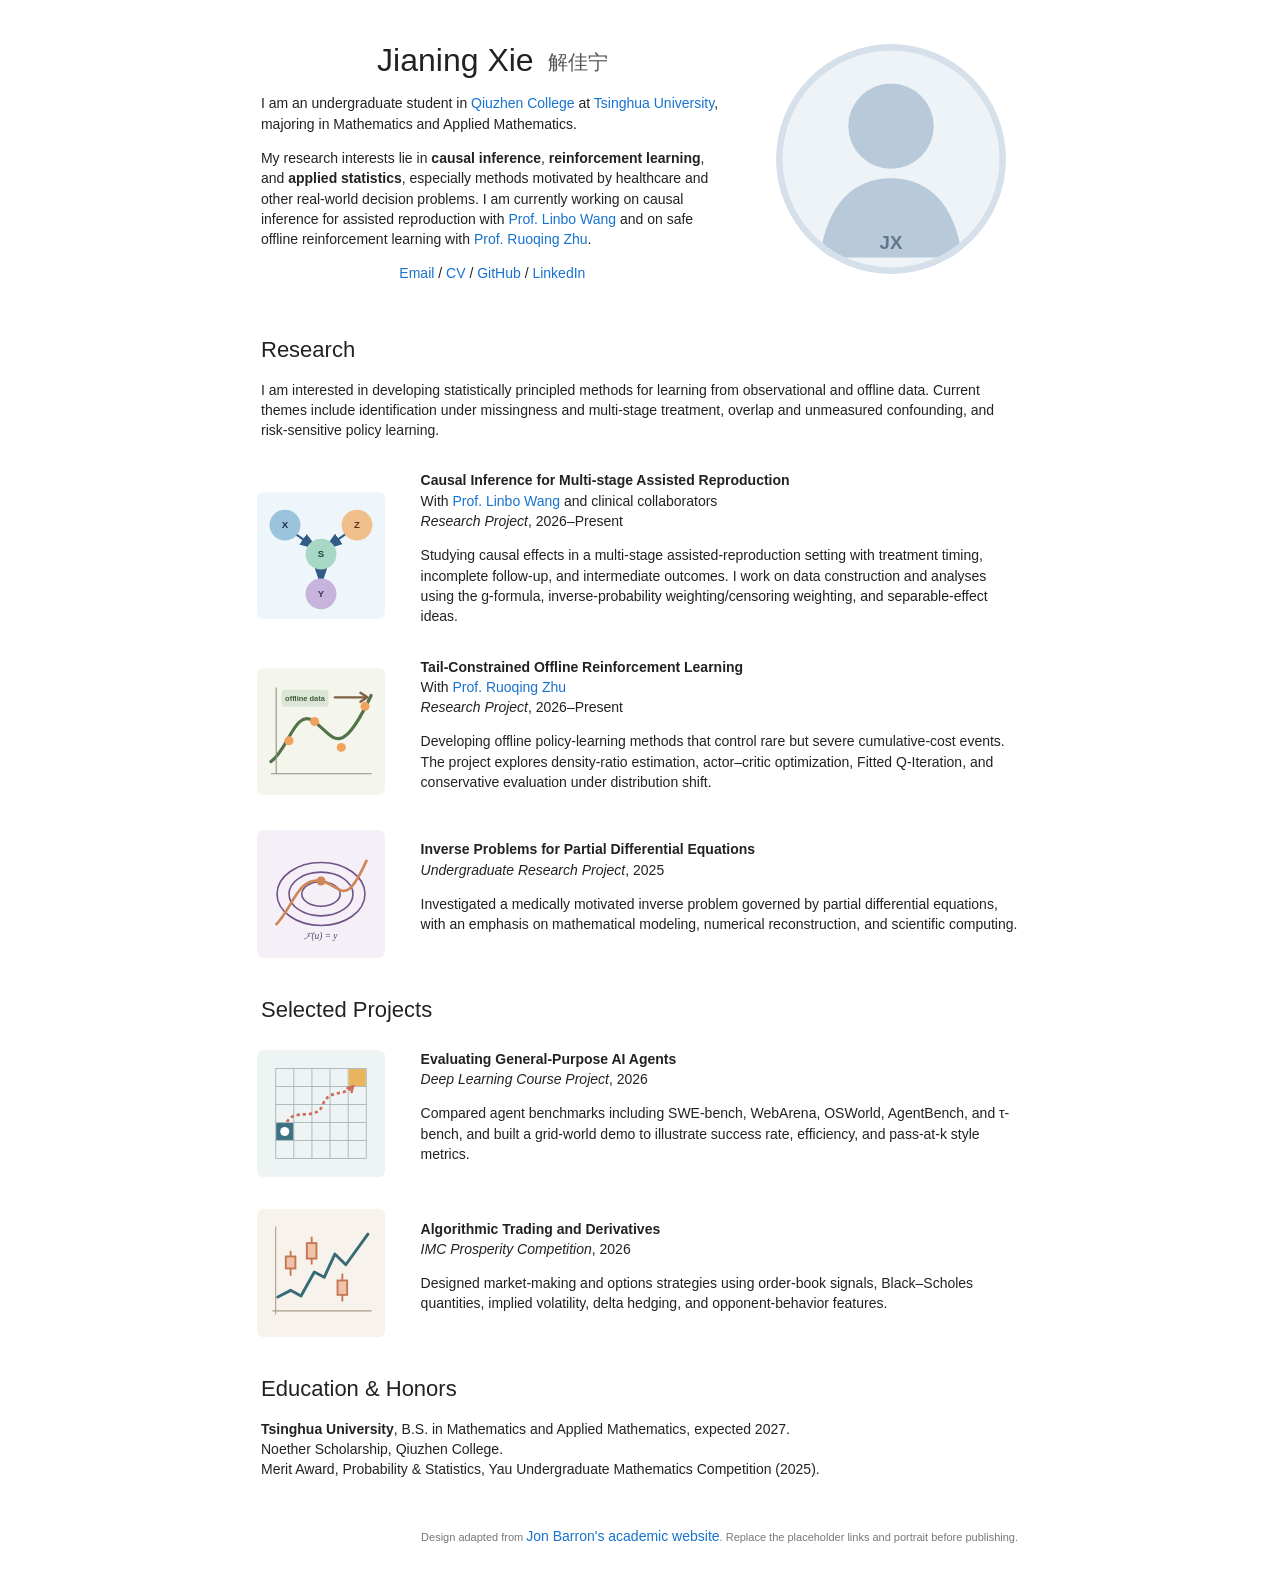
<file: index.html>
<!DOCTYPE html>
<html lang="en">
<head>
  <meta charset="utf-8">
  <meta name="viewport" content="width=device-width, initial-scale=1">
  <meta name="description" content="Jianing Xie's academic homepage — causal inference, reinforcement learning, and applied statistics.">
  <meta name="author" content="Jianing Xie">
  <title>Jianing Xie</title>
  <link rel="icon" href="images/favicon.svg" type="image/svg+xml">
  <link rel="stylesheet" href="stylesheet.css">
</head>
<body>
  <table class="page-table" role="presentation">
    <tbody>
      <tr>
        <td>
          <table class="section-table hero-table" role="presentation">
            <tbody>
              <tr>
                <td class="hero-copy">
                  <p class="name">Jianing Xie <span class="chinese-name">解佳宁</span></p>
                  <p>
                    I am an undergraduate student in
                    <a href="https://qzc.tsinghua.edu.cn/en/">Qiuzhen College</a> at
                    <a href="https://www.tsinghua.edu.cn/en/">Tsinghua University</a>,
                    majoring in Mathematics and Applied Mathematics.
                  </p>
                  <p>
                    My research interests lie in <strong>causal inference</strong>,
                    <strong>reinforcement learning</strong>, and <strong>applied statistics</strong>,
                    especially methods motivated by healthcare and other real-world decision problems.
                    I am currently working on causal inference for assisted reproduction with
                    <a href="https://www.statistics.utoronto.ca/people/directories/all-faculty/linbo-wang">Prof. Linbo Wang</a>
                    and on safe offline reinforcement learning with
                    <a href="https://stat.illinois.edu/directory/profile/rqzhu">Prof. Ruoqing Zhu</a>.
                  </p>
                  <p class="links">
                    <a href="mailto:jiejn23@mails.tsinghua.edu.cn">Email</a>
                    <span aria-hidden="true"> / </span>
                    <a href="cv.html">CV</a>
                    <span aria-hidden="true"> / </span>
                    <a href="https://github.com/JennieXie22">GitHub</a>
                    <span aria-hidden="true"> / </span>
                    <a href="https://www.linkedin.com/in/YOUR_LINKEDIN_HANDLE/">LinkedIn</a>
                  </p>
                </td>
                <td class="hero-photo-cell">
                  <a href="images/profile.jpg">
                    <img class="profile-photo" src="images/profile-placeholder.svg" alt="Profile placeholder for Jianing Xie">
                  </a>
                </td>
              </tr>
            </tbody>
          </table>

          <table class="section-table" role="presentation">
            <tbody>
              <tr>
                <td class="section-copy">
                  <h2>Research</h2>
                  <p>
                    I am interested in developing statistically principled methods for learning from
                    observational and offline data. Current themes include identification under missingness
                    and multi-stage treatment, overlap and unmeasured confounding, and risk-sensitive policy learning.
                  </p>
                </td>
              </tr>
            </tbody>
          </table>

          <table class="section-table entries" role="presentation">
            <tbody>
              <tr class="entry-row">
                <td class="entry-image-cell">
                  <img class="entry-image" src="images/causal-inference.svg" alt="Causal graph and treatment pathway illustration">
                </td>
                <td class="entry-copy">
                  <span class="papertitle">Causal Inference for Multi-stage Assisted Reproduction</span>
                  <br>
                  With <a href="https://www.statistics.utoronto.ca/people/directories/all-faculty/linbo-wang">Prof. Linbo Wang</a>
                  and clinical collaborators
                  <br>
                  <em>Research Project</em>, 2026–Present
                  <p>
                    Studying causal effects in a multi-stage assisted-reproduction setting with treatment timing,
                    incomplete follow-up, and intermediate outcomes. I work on data construction and analyses using
                    the g-formula, inverse-probability weighting/censoring weighting, and separable-effect ideas.
                  </p>
                </td>
              </tr>

              <tr class="entry-row">
                <td class="entry-image-cell">
                  <img class="entry-image" src="images/offline-rl.svg" alt="Offline reinforcement learning trajectory illustration">
                </td>
                <td class="entry-copy">
                  <span class="papertitle">Tail-Constrained Offline Reinforcement Learning</span>
                  <br>
                  With <a href="https://stat.illinois.edu/directory/profile/rqzhu">Prof. Ruoqing Zhu</a>
                  <br>
                  <em>Research Project</em>, 2026–Present
                  <p>
                    Developing offline policy-learning methods that control rare but severe cumulative-cost events.
                    The project explores density-ratio estimation, actor–critic optimization, Fitted Q-Iteration,
                    and conservative evaluation under distribution shift.
                  </p>
                </td>
              </tr>

              <tr class="entry-row">
                <td class="entry-image-cell">
                  <img class="entry-image" src="images/inverse-problems.svg" alt="Partial differential equation inverse problem illustration">
                </td>
                <td class="entry-copy">
                  <span class="papertitle">Inverse Problems for Partial Differential Equations</span>
                  <br>
                  <em>Undergraduate Research Project</em>, 2025
                  <p>
                    Investigated a medically motivated inverse problem governed by partial differential equations,
                    with an emphasis on mathematical modeling, numerical reconstruction, and scientific computing.
                  </p>
                </td>
              </tr>
            </tbody>
          </table>

          <table class="section-table" role="presentation">
            <tbody>
              <tr>
                <td class="section-copy">
                  <h2>Selected Projects</h2>
                </td>
              </tr>
            </tbody>
          </table>

          <table class="section-table entries" role="presentation">
            <tbody>
              <tr class="entry-row">
                <td class="entry-image-cell">
                  <img class="entry-image" src="images/agent-evaluation.svg" alt="Grid-world agent evaluation illustration">
                </td>
                <td class="entry-copy">
                  <span class="papertitle">Evaluating General-Purpose AI Agents</span>
                  <br>
                  <em>Deep Learning Course Project</em>, 2026
                  <p>
                    Compared agent benchmarks including SWE-bench, WebArena, OSWorld, AgentBench, and τ-bench,
                    and built a grid-world demo to illustrate success rate, efficiency, and pass-at-k style metrics.
                  </p>
                </td>
              </tr>

              <tr class="entry-row">
                <td class="entry-image-cell">
                  <img class="entry-image" src="images/trading.svg" alt="Algorithmic trading time-series illustration">
                </td>
                <td class="entry-copy">
                  <span class="papertitle">Algorithmic Trading and Derivatives</span>
                  <br>
                  <em>IMC Prosperity Competition</em>, 2026
                  <p>
                    Designed market-making and options strategies using order-book signals, Black–Scholes quantities,
                    implied volatility, delta hedging, and opponent-behavior features.
                  </p>
                </td>
              </tr>
            </tbody>
          </table>

          <table class="section-table" role="presentation">
            <tbody>
              <tr>
                <td class="section-copy">
                  <h2>Education &amp; Honors</h2>
                  <p>
                    <strong>Tsinghua University</strong>, B.S. in Mathematics and Applied Mathematics,
                    expected 2027.<br>
                    Noether Scholarship, Qiuzhen College.<br>
                    Merit Award, Probability &amp; Statistics, Yau Undergraduate Mathematics Competition (2025).
                  </p>
                </td>
              </tr>
            </tbody>
          </table>

          <table class="section-table footer-table" role="presentation">
            <tbody>
              <tr>
                <td>
                  <p class="footer-note">
                    Design adapted from
                    <a href="https://jonbarron.info/">Jon Barron's academic website</a>.
                    Replace the placeholder links and portrait before publishing.
                  </p>
                </td>
              </tr>
            </tbody>
          </table>
        </td>
      </tr>
    </tbody>
  </table>
</body>
</html>
</file>
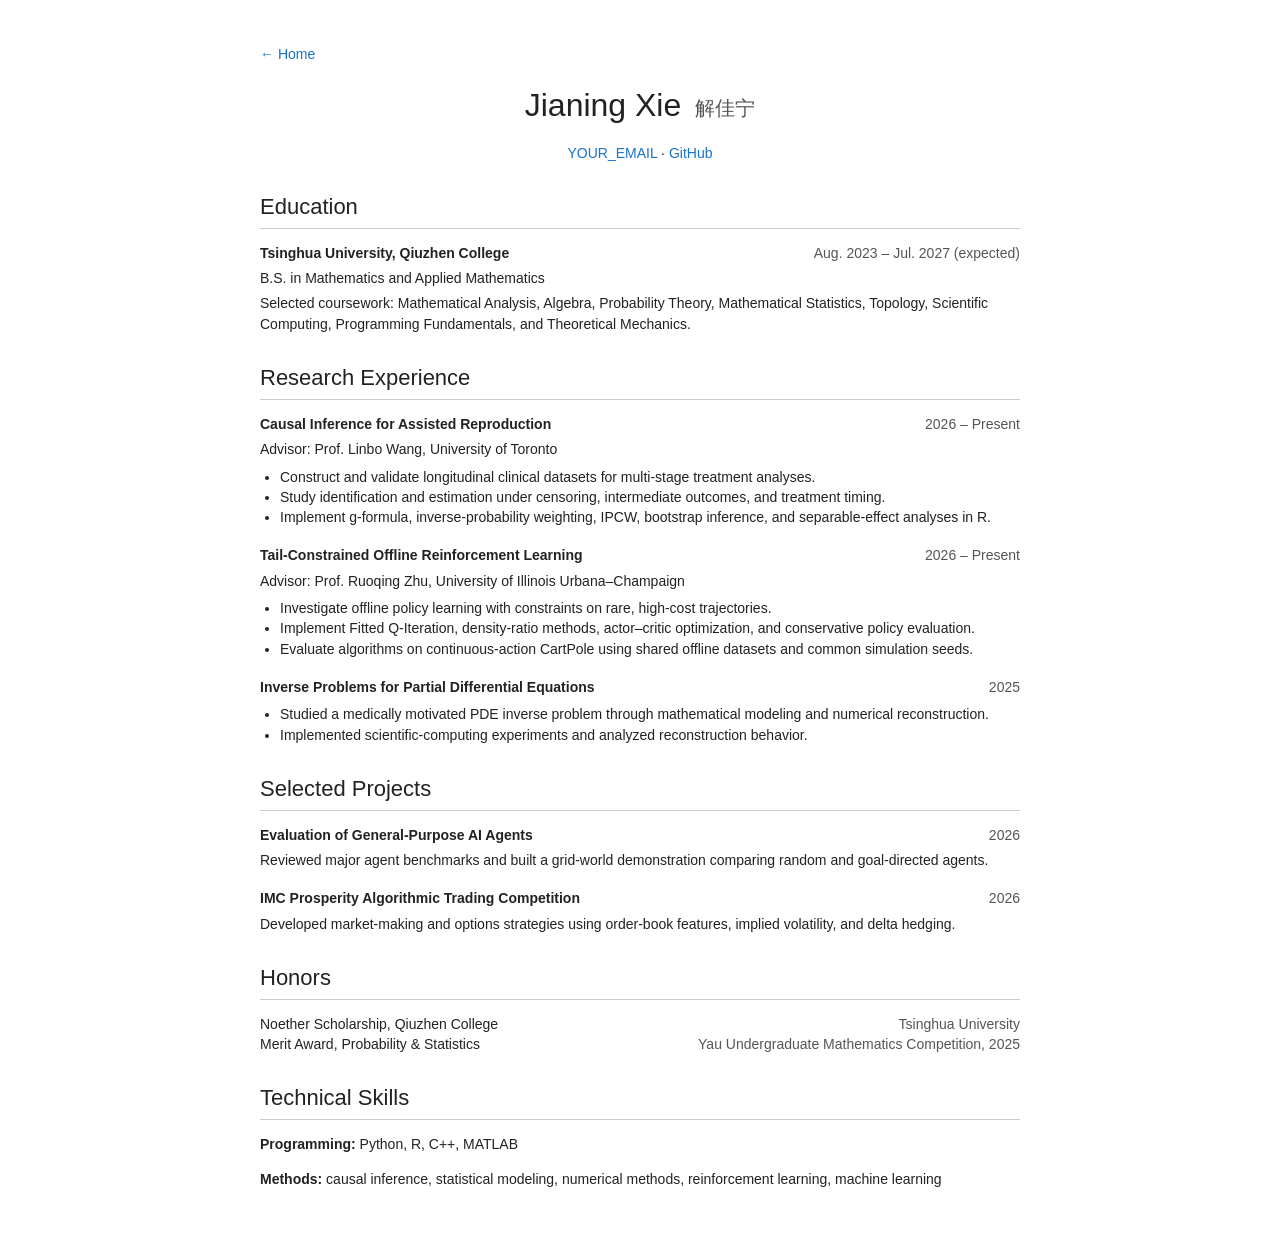
<file: cv.html>
<!DOCTYPE html>
<html lang="en">
<head>
  <meta charset="utf-8">
  <meta name="viewport" content="width=device-width, initial-scale=1">
  <meta name="description" content="Curriculum vitae of Jianing Xie.">
  <title>CV — Jianing Xie</title>
  <link rel="icon" href="images/favicon.svg" type="image/svg+xml">
  <link rel="stylesheet" href="stylesheet.css">
  <style>
    .cv { max-width: 760px; margin: 0 auto; padding: 30px 24px 50px; }
    .cv-header { text-align: center; margin-bottom: 28px; }
    .cv-header h1 { margin: 0 0 8px; font-size: 32px; font-weight: 400; }
    .cv-section { margin-top: 28px; }
    .cv-section h2 { padding-bottom: 5px; border-bottom: 1px solid #ccc; }
    .cv-item { margin: 14px 0 18px; }
    .cv-line { display: flex; justify-content: space-between; gap: 18px; }
    .cv-date { white-space: nowrap; color: #555; }
    .cv-item p { margin: 5px 0; }
    .cv-item ul { margin: 7px 0 0 20px; padding: 0; }
    .back { margin-bottom: 18px; }
    @media (max-width: 560px) {
      .cv-line { display: block; }
      .cv-date { margin-top: 3px; }
    }
  </style>
</head>
<body>
  <main class="cv">
    <p class="back"><a href="index.html">← Home</a></p>
    <header class="cv-header">
      <h1>Jianing Xie <span class="chinese-name">解佳宁</span></h1>
      <p><a href="mailto:YOUR_EMAIL">YOUR_EMAIL</a> · <a href="https://github.com/YOUR_GITHUB_USERNAME">GitHub</a></p>
    </header>

    <section class="cv-section">
      <h2>Education</h2>
      <div class="cv-item">
        <div class="cv-line">
          <strong>Tsinghua University, Qiuzhen College</strong>
          <span class="cv-date">Aug. 2023 – Jul. 2027 (expected)</span>
        </div>
        <p>B.S. in Mathematics and Applied Mathematics</p>
        <p>Selected coursework: Mathematical Analysis, Algebra, Probability Theory, Mathematical Statistics, Topology, Scientific Computing, Programming Fundamentals, and Theoretical Mechanics.</p>
      </div>
    </section>

    <section class="cv-section">
      <h2>Research Experience</h2>
      <div class="cv-item">
        <div class="cv-line">
          <strong>Causal Inference for Assisted Reproduction</strong>
          <span class="cv-date">2026 – Present</span>
        </div>
        <p>Advisor: Prof. Linbo Wang, University of Toronto</p>
        <ul>
          <li>Construct and validate longitudinal clinical datasets for multi-stage treatment analyses.</li>
          <li>Study identification and estimation under censoring, intermediate outcomes, and treatment timing.</li>
          <li>Implement g-formula, inverse-probability weighting, IPCW, bootstrap inference, and separable-effect analyses in R.</li>
        </ul>
      </div>

      <div class="cv-item">
        <div class="cv-line">
          <strong>Tail-Constrained Offline Reinforcement Learning</strong>
          <span class="cv-date">2026 – Present</span>
        </div>
        <p>Advisor: Prof. Ruoqing Zhu, University of Illinois Urbana–Champaign</p>
        <ul>
          <li>Investigate offline policy learning with constraints on rare, high-cost trajectories.</li>
          <li>Implement Fitted Q-Iteration, density-ratio methods, actor–critic optimization, and conservative policy evaluation.</li>
          <li>Evaluate algorithms on continuous-action CartPole using shared offline datasets and common simulation seeds.</li>
        </ul>
      </div>

      <div class="cv-item">
        <div class="cv-line">
          <strong>Inverse Problems for Partial Differential Equations</strong>
          <span class="cv-date">2025</span>
        </div>
        <ul>
          <li>Studied a medically motivated PDE inverse problem through mathematical modeling and numerical reconstruction.</li>
          <li>Implemented scientific-computing experiments and analyzed reconstruction behavior.</li>
        </ul>
      </div>
    </section>

    <section class="cv-section">
      <h2>Selected Projects</h2>
      <div class="cv-item">
        <div class="cv-line">
          <strong>Evaluation of General-Purpose AI Agents</strong>
          <span class="cv-date">2026</span>
        </div>
        <p>Reviewed major agent benchmarks and built a grid-world demonstration comparing random and goal-directed agents.</p>
      </div>
      <div class="cv-item">
        <div class="cv-line">
          <strong>IMC Prosperity Algorithmic Trading Competition</strong>
          <span class="cv-date">2026</span>
        </div>
        <p>Developed market-making and options strategies using order-book features, implied volatility, and delta hedging.</p>
      </div>
    </section>

    <section class="cv-section">
      <h2>Honors</h2>
      <div class="cv-item">
        <div class="cv-line"><span>Noether Scholarship, Qiuzhen College</span><span class="cv-date">Tsinghua University</span></div>
        <div class="cv-line"><span>Merit Award, Probability &amp; Statistics</span><span class="cv-date">Yau Undergraduate Mathematics Competition, 2025</span></div>
      </div>
    </section>

    <section class="cv-section">
      <h2>Technical Skills</h2>
      <p><strong>Programming:</strong> Python, R, C++, MATLAB</p>
      <p><strong>Methods:</strong> causal inference, statistical modeling, numerical methods, reinforcement learning, machine learning</p>
    </section>
  </main>
</body>
</html>
</file>
<file: stylesheet.css>
a {
  color: #1772d0;
  text-decoration: none;
}

a:focus,
a:hover {
  color: #f09228;
  text-decoration: none;
}

body,
td,
th,
tr,
p,
a {
  font-family: "Lato", "Noto Sans SC", Verdana, Helvetica, sans-serif;
  font-size: 14px;
  line-height: 1.45;
}

body {
  margin: 0;
  color: #222;
  background: #fff;
}

strong {
  font-family: "Lato", "Noto Sans SC", Verdana, Helvetica, sans-serif;
  font-size: 14px;
}

h2 {
  margin: 0;
  font-weight: 400;
  font-family: "Lato", "Noto Sans SC", Verdana, Helvetica, sans-serif;
  font-size: 22px;
}

.page-table {
  width: 100%;
  max-width: 800px;
  border: 0;
  border-spacing: 0;
  border-collapse: separate;
  margin: 0 auto;
}

.section-table {
  width: 100%;
  border: 0;
  border-spacing: 0;
  border-collapse: separate;
  margin: 0 auto;
}

.hero-copy {
  padding: 2.5%;
  width: 63%;
  vertical-align: middle;
}

.hero-photo-cell {
  padding: 2.5%;
  width: 37%;
  max-width: 37%;
  vertical-align: middle;
}

.profile-photo {
  width: 100%;
  max-width: 230px;
  border-radius: 50%;
  display: block;
  margin: 0 auto;
}

.name {
  padding-top: 20px;
  margin: 0;
  font-family: "Lato", "Noto Sans SC", Verdana, Helvetica, sans-serif;
  font-size: 32px;
  text-align: center;
  line-height: 1.2;
}

.chinese-name {
  display: inline-block;
  margin-left: 0.25em;
  font-family: "Noto Sans SC", sans-serif;
  font-size: 0.64em;
  font-weight: 400;
  color: #555;
  vertical-align: 0.08em;
}

.links {
  text-align: center;
}

.section-copy {
  padding: 16px 20px 8px;
  width: 100%;
  vertical-align: middle;
}

.entries {
  margin-bottom: 4px;
}

.entry-row {
  vertical-align: middle;
}

.entry-image-cell {
  padding: 16px;
  width: 20%;
  vertical-align: middle;
}

.entry-image {
  width: 160px;
  max-width: 100%;
  aspect-ratio: 1 / 1;
  object-fit: cover;
  border-radius: 5px;
  display: block;
}

.entry-copy {
  padding: 8px 20px;
  width: 80%;
  vertical-align: middle;
}

.papertitle {
  font-family: "Lato", "Noto Sans SC", Verdana, Helvetica, sans-serif;
  font-size: 14px;
  font-weight: 700;
}

.footer-table {
  margin-top: 12px;
}

.footer-note {
  padding: 0 20px 24px;
  text-align: right;
  font-size: 11px;
  color: #777;
}

@media (max-width: 640px) {
  .hero-table,
  .hero-table tbody,
  .hero-table tr,
  .hero-copy,
  .hero-photo-cell,
  .entries,
  .entries tbody,
  .entry-row,
  .entry-image-cell,
  .entry-copy {
    display: block;
    width: auto;
    max-width: none;
  }

  .hero-copy {
    padding: 18px 22px 6px;
  }

  .hero-photo-cell {
    padding: 10px 22px 18px;
  }

  .profile-photo {
    max-width: 190px;
  }

  .name {
    padding-top: 4px;
    font-size: 29px;
  }

  .entry-image-cell {
    padding: 12px 22px 4px;
  }

  .entry-image {
    width: 100%;
    max-width: 260px;
    margin: 0 auto;
    aspect-ratio: 16 / 9;
  }

  .entry-copy {
    padding: 8px 22px 20px;
  }

  .section-copy {
    padding: 16px 22px 6px;
  }

  .footer-note {
    padding: 0 22px 24px;
    text-align: left;
  }
}
</file>
